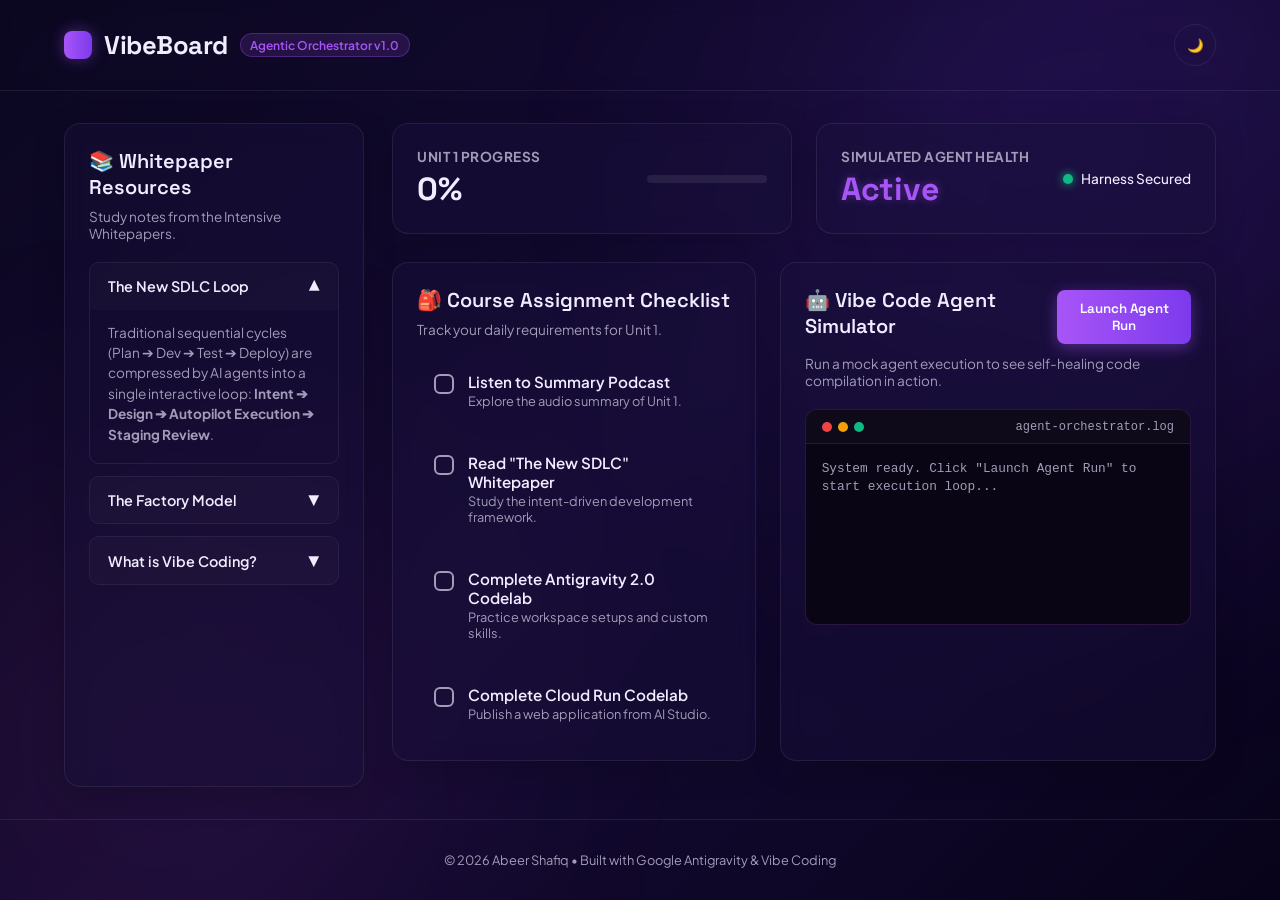
<file: index.html>
<!DOCTYPE html>
<html lang="en">
<head>
    <meta charset="UTF-8">
    <meta name="viewport" content="width=device-width, initial-scale=1.0">
    <title>VibeBoard - Agentic Task Orchestrator</title>
    <!-- Google Fonts -->
    <link rel="preconnect" href="https://fonts.googleapis.com">
    <link rel="preconnect" href="https://fonts.gstatic.com" crossorigin>
    <link href="https://fonts.googleapis.com/css2?family=Space+Grotesk:wght@400;500;600;700&family=Plus+Jakarta+Sans:wght@300;400;500;600;700&display=swap" rel="stylesheet">
    <link rel="stylesheet" href="style.css">
</head>
<body class="dark-theme">
    <div class="background-glows">
        <div class="glow glow-1"></div>
        <div class="glow glow-2"></div>
    </div>

    <header class="app-header">
        <div class="logo-area">
            <div class="logo-icon"></div>
            <h1>VibeBoard</h1>
            <span class="badge">Agentic Orchestrator v1.0</span>
        </div>
        <div class="header-actions">
            <button id="theme-toggle" class="btn-icon" aria-label="Toggle Theme">
                <span class="icon-sun">☀️</span>
                <span class="icon-moon">🌙</span>
            </button>
        </div>
    </header>

    <main class="dashboard-layout">
        <!-- Sidebar / Resource Hub -->
        <aside class="sidebar card">
            <h2>📚 Whitepaper Resources</h2>
            <p class="section-desc">Study notes from the Intensive Whitepapers.</p>
            
            <div class="accordion">
                <div class="accordion-item active">
                    <button class="accordion-header" id="acc-sdlc">
                        <span>The New SDLC Loop</span>
                        <span class="arrow">▼</span>
                    </button>
                    <div class="accordion-content">
                        <p>Traditional sequential cycles (Plan ➔ Dev ➔ Test ➔ Deploy) are compressed by AI agents into a single interactive loop: <strong>Intent ➔ Design ➔ Autopilot Execution ➔ Staging Review</strong>.</p>
                    </div>
                </div>
                
                <div class="accordion-item">
                    <button class="accordion-header" id="acc-factory">
                        <span>The Factory Model</span>
                        <span class="arrow">▼</span>
                    </button>
                    <div class="accordion-content">
                        <p>Developers act as orchestrators. They construct:
                        <ul>
                            <li><strong>Context:</strong> Files/skills given to the agent.</li>
                            <li><strong>Constraints:</strong> Permissions/rules.</li>
                            <li><strong>Evaluation:</strong> Automated tests.</li>
                        </ul>
                        </p>
                    </div>
                </div>

                <div class="accordion-item">
                    <button class="accordion-header" id="acc-vibecoding">
                        <span>What is Vibe Coding?</span>
                        <span class="arrow">▼</span>
                    </button>
                    <div class="accordion-content">
                        <p>A style of programming where the human provides high-level intent, design inspiration, and constraints, while the agent writes code, handles syntax, and resolves bugs.</p>
                    </div>
                </div>
            </div>
        </aside>

        <!-- Main Dashboard Content -->
        <section class="main-content">
            <!-- Metrics Cards -->
            <div class="metrics-grid">
                <div class="metric-card card">
                    <div class="metric-info">
                        <h3>Unit 1 Progress</h3>
                        <p class="metric-value" id="progress-text">0%</p>
                    </div>
                    <div class="progress-bar-container">
                        <div class="progress-bar" id="progress-bar" style="width: 0%;"></div>
                    </div>
                </div>
                <div class="metric-card card">
                    <div class="metric-info">
                        <h3>Simulated Agent Health</h3>
                        <p class="metric-value color-neon">Active</p>
                    </div>
                    <div class="status-indicator-container">
                        <span class="pulse-indicator"></span>
                        <span class="status-lbl">Harness Secured</span>
                    </div>
                </div>
            </div>

            <!-- Double Column: Checklist and Agent Simulator -->
            <div class="dashboard-grid">
                <!-- Checklist -->
                <div class="checklist-section card">
                    <h2>🎒 Course Assignment Checklist</h2>
                    <p class="section-desc">Track your daily requirements for Unit 1.</p>
                    <div class="checklist-items">
                        <label class="checkbox-container">
                            <input type="checkbox" id="task-1" class="task-checkbox">
                            <span class="checkmark"></span>
                            <div class="task-text">
                                <span class="task-title">Listen to Summary Podcast</span>
                                <span class="task-sub">Explore the audio summary of Unit 1.</span>
                            </div>
                        </label>
                        
                        <label class="checkbox-container">
                            <input type="checkbox" id="task-2" class="task-checkbox">
                            <span class="checkmark"></span>
                            <div class="task-text">
                                <span class="task-title">Read "The New SDLC" Whitepaper</span>
                                <span class="task-sub">Study the intent-driven development framework.</span>
                            </div>
                        </label>
                        
                        <label class="checkbox-container">
                            <input type="checkbox" id="task-3" class="task-checkbox">
                            <span class="checkmark"></span>
                            <div class="task-text">
                                <span class="task-title">Complete Antigravity 2.0 Codelab</span>
                                <span class="task-sub">Practice workspace setups and custom skills.</span>
                            </div>
                        </label>
                        
                        <label class="checkbox-container">
                            <input type="checkbox" id="task-4" class="task-checkbox">
                            <span class="checkmark"></span>
                            <div class="task-text">
                                <span class="task-title">Complete Cloud Run Codelab</span>
                                <span class="task-sub">Publish a web application from AI Studio.</span>
                            </div>
                        </label>
                    </div>
                </div>

                <!-- Agent Simulator -->
                <div class="simulator-section card">
                    <div class="card-header">
                        <h2>🤖 Vibe Code Agent Simulator</h2>
                        <button id="run-agent-btn" class="btn-primary">Launch Agent Run</button>
                    </div>
                    <p class="section-desc">Run a mock agent execution to see self-healing code compilation in action.</p>
                    
                    <div class="console-wrapper">
                        <div class="console-header">
                            <span class="console-dot dot-red"></span>
                            <span class="console-dot dot-yellow"></span>
                            <span class="console-dot dot-green"></span>
                            <span class="console-title">agent-orchestrator.log</span>
                        </div>
                        <div class="console-body" id="console-logs">
                            <div class="log-line system">System ready. Click "Launch Agent Run" to start execution loop...</div>
                        </div>
                    </div>
                </div>
            </div>
        </section>
    </main>

    <footer class="app-footer">
        <p>&copy; 2026 Abeer Shafiq &bull; Built with Google Antigravity & Vibe Coding</p>
    </footer>

    <script src="app.js"></script>
</body>
</html>
</file>
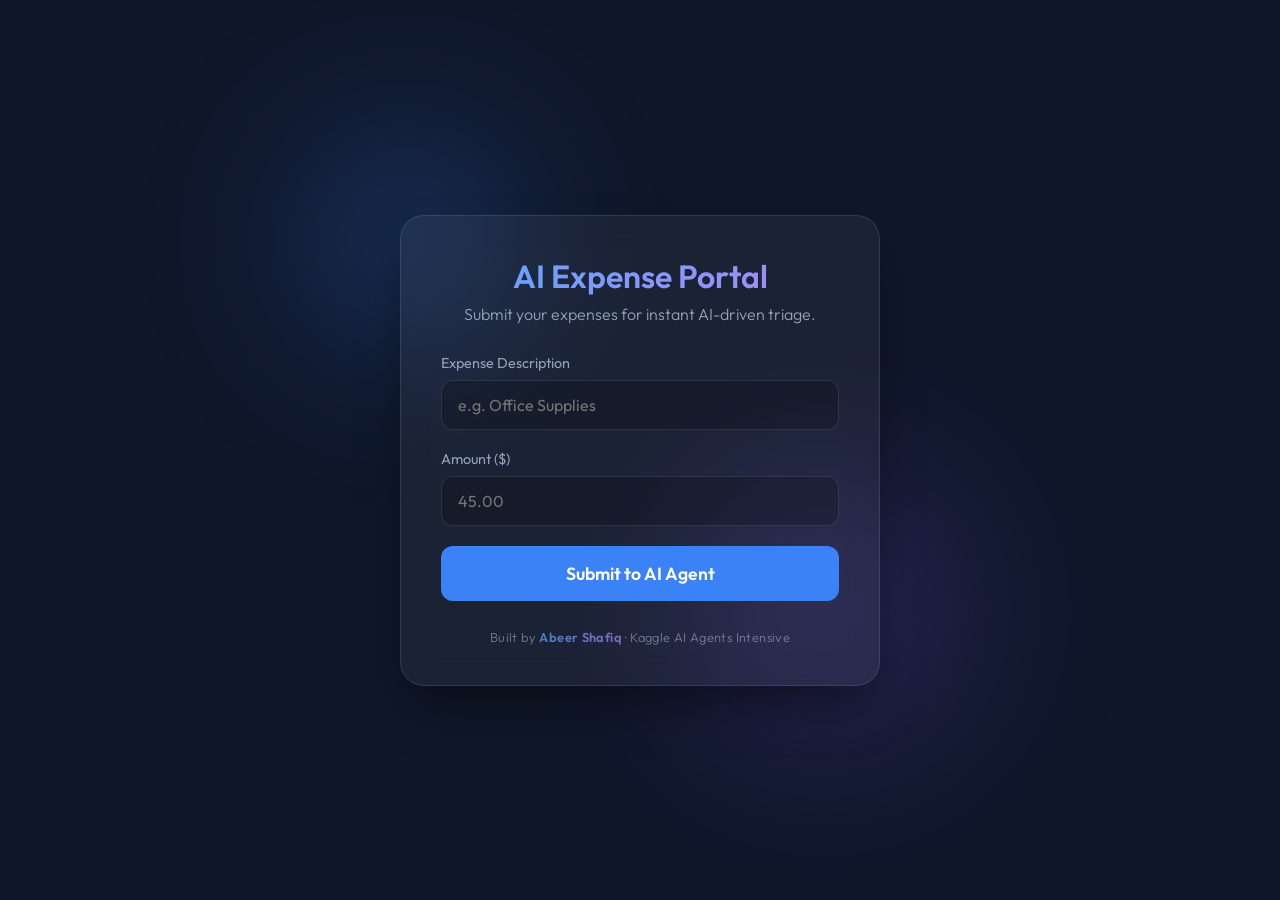
<file: unit5_frontend.html>
<!DOCTYPE html>
<html lang="en">
<head>
    <meta charset="UTF-8">
    <meta name="viewport" content="width=device-width, initial-scale=1.0">
    <title>AI Expense Portal</title>
    <link rel="stylesheet" href="unit5_frontend.css">
    <link href="https://fonts.googleapis.com/css2?family=Outfit:wght@300;400;600&display=swap" rel="stylesheet">
</head>
<body>
    <div class="background-orbs">
        <div class="orb orb-1"></div>
        <div class="orb orb-2"></div>
    </div>

    <div class="glass-container">
        <header>
            <h1>AI Expense Portal</h1>
            <p>Submit your expenses for instant AI-driven triage.</p>
        </header>

        <main>
            <form id="expense-form">
                <div class="input-group">
                    <label for="item">Expense Description</label>
                    <input type="text" id="item" placeholder="e.g. Office Supplies" required>
                </div>
                
                <div class="input-group">
                    <label for="amount">Amount ($)</label>
                    <input type="number" id="amount" placeholder="45.00" step="0.01" required>
                </div>

                <button type="submit" id="submit-btn">
                    <span>Submit to AI Agent</span>
                    <div class="loader" id="btn-loader"></div>
                </button>
            </form>

            <div id="result-box" class="hidden">
                <h3>Agent Decision</h3>
                <div class="status-badge" id="decision-status">Pending...</div>
                <p id="decision-message"></p>
            </div>
        </main>

        <footer>
            <p class="credit">Built by <span>Abeer Shafiq</span> · Kaggle AI Agents Intensive</p>
        </footer>
    </div>

    <script src="unit5_frontend.js"></script>
</body>
</html>
</file>
<file: style.css>
/* Design Tokens & Theme Variables */
:root {
    --font-header: 'Space Grotesk', sans-serif;
    --font-body: 'Plus Jakarta Sans', sans-serif;
    
    /* Dark Theme (Default) */
    --bg-gradient: linear-gradient(135deg, #0b0720 0%, #150b35 50%, #08031a 100%);
    --card-bg: rgba(25, 17, 59, 0.45);
    --card-border: rgba(255, 255, 255, 0.08);
    --text-primary: #f1ecff;
    --text-secondary: #a39bb8;
    --accent-neon: #a855f7;
    --accent-glow: rgba(168, 85, 247, 0.4);
    --neon-green: #10b981;
    --btn-primary-bg: linear-gradient(90deg, #a855f7 0%, #7c3aed 100%);
    --btn-primary-text: #ffffff;
    --console-bg: #090514;
    --console-border: rgba(168, 85, 247, 0.2);
    --glow-color-1: rgba(124, 58, 237, 0.15);
    --glow-color-2: rgba(236, 72, 153, 0.1);
}

/* Light Theme overrides */
.light-theme {
    --bg-gradient: linear-gradient(135deg, #f5f3ff 0%, #ede9fe 50%, #e0e7ff 100%);
    --card-bg: rgba(255, 255, 255, 0.7);
    --card-border: rgba(124, 58, 237, 0.15);
    --text-primary: #1e1b4b;
    --text-secondary: #5c5770;
    --accent-neon: #7c3aed;
    --accent-glow: rgba(124, 58, 237, 0.25);
    --neon-green: #059669;
    --btn-primary-bg: linear-gradient(90deg, #7c3aed 0%, #4f46e5 100%);
    --btn-primary-text: #ffffff;
    --console-bg: #ffffff;
    --console-border: rgba(124, 58, 237, 0.3);
    --glow-color-1: rgba(167, 139, 250, 0.2);
    --glow-color-2: rgba(244, 143, 177, 0.15);
}

/* Global resets & animations */
* {
    box-sizing: border-box;
    margin: 0;
    padding: 0;
    transition: background-color 0.4s ease, color 0.3s ease, border-color 0.3s ease, transform 0.2s ease, box-shadow 0.3s ease;
}

body {
    font-family: var(--font-body);
    background: var(--bg-gradient);
    color: var(--text-primary);
    min-height: 100vh;
    display: flex;
    flex-direction: column;
    overflow-x: hidden;
    position: relative;
}

/* Glow circles in the background */
.background-glows {
    position: absolute;
    width: 100%;
    height: 100%;
    top: 0;
    left: 0;
    z-index: -1;
    overflow: hidden;
    pointer-events: none;
}
.glow {
    position: absolute;
    border-radius: 50%;
    filter: blur(140px);
}
.glow-1 {
    width: 45vw;
    height: 45vw;
    top: -10vw;
    right: -10vw;
    background: var(--glow-color-1);
    animation: pulse-glow 8s infinite alternate;
}
.glow-2 {
    width: 35vw;
    height: 35vw;
    bottom: -5vw;
    left: -5vw;
    background: var(--glow-color-2);
    animation: pulse-glow 12s infinite alternate-reverse;
}

@keyframes pulse-glow {
    0% { transform: scale(1) translate(0, 0); opacity: 0.7; }
    100% { transform: scale(1.15) translate(2vw, 2vw); opacity: 0.95; }
}

/* Header styling */
.app-header {
    display: flex;
    justify-content: space-between;
    align-items: center;
    padding: 1.5rem 5%;
    backdrop-filter: blur(8px);
    border-bottom: 1px solid var(--card-border);
}

.logo-area {
    display: flex;
    align-items: center;
    gap: 0.75rem;
}
.logo-icon {
    width: 28px;
    height: 28px;
    background: var(--btn-primary-bg);
    border-radius: 8px;
    box-shadow: 0 0 15px var(--accent-glow);
}
.logo-area h1 {
    font-family: var(--font-header);
    font-size: 1.6rem;
    font-weight: 700;
    letter-spacing: -0.5px;
}
.badge {
    font-size: 0.75rem;
    padding: 0.2rem 0.6rem;
    border-radius: 20px;
    background: rgba(168, 85, 247, 0.15);
    color: var(--accent-neon);
    border: 1px solid rgba(168, 85, 247, 0.3);
    font-weight: 600;
}

/* Interactive theme toggler */
.btn-icon {
    background: transparent;
    border: 1px solid var(--card-border);
    border-radius: 50%;
    width: 42px;
    height: 42px;
    display: grid;
    place-items: center;
    cursor: pointer;
}
.btn-icon:hover {
    transform: scale(1.1);
    background: rgba(255, 255, 255, 0.05);
}
.light-theme .icon-sun, .dark-theme .icon-moon { display: block; }
.light-theme .icon-moon, .dark-theme .icon-sun { display: none; }

/* Dashboard containers */
.dashboard-layout {
    display: grid;
    grid-template-columns: 300px 1fr;
    gap: 1.75rem;
    padding: 2rem 5%;
    flex: 1;
}

@media(max-width: 1024px) {
    .dashboard-layout {
        grid-template-columns: 1fr;
    }
}

.card {
    background: var(--card-bg);
    border: 1px solid var(--card-border);
    backdrop-filter: blur(12px);
    -webkit-backdrop-filter: blur(12px);
    border-radius: 16px;
    padding: 1.5rem;
    box-shadow: 0 8px 32px rgba(0, 0, 0, 0.2);
}

.card h2 {
    font-family: var(--font-header);
    font-size: 1.25rem;
    font-weight: 600;
    margin-bottom: 0.5rem;
}
.section-desc {
    font-size: 0.85rem;
    color: var(--text-secondary);
    margin-bottom: 1.25rem;
}

/* Sidebar / accordion details */
.accordion {
    display: flex;
    flex-direction: column;
    gap: 0.75rem;
}
.accordion-item {
    border: 1px solid var(--card-border);
    border-radius: 10px;
    overflow: hidden;
}
.accordion-header {
    width: 100%;
    padding: 0.9rem 1.1rem;
    background: rgba(255, 255, 255, 0.02);
    border: none;
    color: var(--text-primary);
    font-weight: 600;
    font-family: var(--font-body);
    font-size: 0.9rem;
    display: flex;
    justify-content: space-between;
    align-items: center;
    cursor: pointer;
}
.accordion-header:hover {
    background: rgba(255, 255, 255, 0.05);
}
.accordion-content {
    max-height: 0;
    overflow: hidden;
    padding: 0 1.1rem;
    font-size: 0.85rem;
    color: var(--text-secondary);
    line-height: 1.5;
    transition: max-height 0.3s cubic-bezier(0.4, 0, 0.2, 1), padding 0.3s ease;
}
.accordion-item.active .accordion-content {
    max-height: 200px;
    padding: 0.8rem 1.1rem 1.1rem;
}
.accordion-item.active .arrow {
    transform: rotate(180deg);
}
.accordion-content ul {
    margin-top: 0.5rem;
    padding-left: 1.25rem;
}

/* Main content & grids */
.main-content {
    display: flex;
    flex-direction: column;
    gap: 1.75rem;
}

.metrics-grid {
    display: grid;
    grid-template-columns: 1fr 1fr;
    gap: 1.5rem;
}

.metric-card {
    display: flex;
    align-items: center;
    justify-content: space-between;
    gap: 1rem;
}
.metric-info h3 {
    font-size: 0.85rem;
    text-transform: uppercase;
    letter-spacing: 0.5px;
    color: var(--text-secondary);
    margin-bottom: 0.25rem;
}
.metric-value {
    font-family: var(--font-header);
    font-size: 2rem;
    font-weight: 700;
}
.color-neon {
    color: var(--accent-neon);
    text-shadow: 0 0 10px var(--accent-glow);
}

.progress-bar-container {
    width: 120px;
    height: 8px;
    background: rgba(255, 255, 255, 0.08);
    border-radius: 4px;
    overflow: hidden;
}
.progress-bar {
    height: 100%;
    background: var(--btn-primary-bg);
    border-radius: 4px;
    width: 0;
}

.status-indicator-container {
    display: flex;
    align-items: center;
    gap: 0.5rem;
}
.pulse-indicator {
    width: 10px;
    height: 10px;
    border-radius: 50%;
    background: var(--neon-green);
    box-shadow: 0 0 10px var(--neon-green);
    animation: heartbeat 2s infinite alternate;
}
@keyframes heartbeat {
    0% { transform: scale(1); opacity: 0.6; }
    100% { transform: scale(1.3); opacity: 1; }
}
.status-lbl {
    font-size: 0.85rem;
    font-weight: 500;
}

/* Layout: Checklist & Simulator */
.dashboard-grid {
    display: grid;
    grid-template-columns: 1fr 1.2fr;
    gap: 1.5rem;
}
@media(max-width: 768px) {
    .dashboard-grid {
        grid-template-columns: 1fr;
    }
}

/* Checklist customization */
.checklist-items {
    display: flex;
    flex-direction: column;
    gap: 1rem;
}
.checkbox-container {
    display: flex;
    align-items: flex-start;
    gap: 0.9rem;
    padding: 0.8rem 1rem;
    border: 1px solid transparent;
    border-radius: 10px;
    cursor: pointer;
}
.checkbox-container:hover {
    background: rgba(255, 255, 255, 0.02);
    border-color: var(--card-border);
}
.checkbox-container input {
    position: absolute;
    opacity: 0;
    cursor: pointer;
    height: 0;
    width: 0;
}
.checkmark {
    position: relative;
    width: 20px;
    height: 20px;
    border: 2px solid var(--text-secondary);
    border-radius: 6px;
    flex-shrink: 0;
    margin-top: 2px;
}
.checkbox-container input:checked ~ .checkmark {
    background: var(--btn-primary-bg);
    border-color: var(--accent-neon);
    box-shadow: 0 0 10px var(--accent-glow);
}
.checkmark:after {
    content: "";
    position: absolute;
    display: none;
    left: 6px;
    top: 2px;
    width: 4px;
    height: 8px;
    border: solid white;
    border-width: 0 2px 2px 0;
    transform: rotate(45deg);
}
.checkbox-container input:checked ~ .checkmark:after {
    display: block;
}
.task-text {
    display: flex;
    flex-direction: column;
    gap: 0.15rem;
}
.task-title {
    font-weight: 600;
    font-size: 0.95rem;
}
.task-sub {
    font-size: 0.8rem;
    color: var(--text-secondary);
}

/* Simulator styling */
.card-header {
    display: flex;
    justify-content: space-between;
    align-items: center;
    gap: 1rem;
    margin-bottom: 0.5rem;
}
.btn-primary {
    background: var(--btn-primary-bg);
    color: var(--btn-primary-text);
    border: none;
    border-radius: 8px;
    padding: 0.6rem 1.2rem;
    font-family: var(--font-header);
    font-weight: 600;
    cursor: pointer;
    box-shadow: 0 4px 15px var(--accent-glow);
}
.btn-primary:hover {
    transform: translateY(-2px);
    box-shadow: 0 6px 20px var(--accent-glow);
}
.btn-primary:active {
    transform: translateY(0);
}
.btn-primary:disabled {
    background: #4b4b5e;
    color: #a3a3b8;
    box-shadow: none;
    cursor: not-allowed;
    transform: none;
}

.console-wrapper {
    background: var(--console-bg);
    border: 1px solid var(--console-border);
    border-radius: 12px;
    overflow: hidden;
    font-family: 'Courier New', Courier, monospace;
}
.console-header {
    background: rgba(255, 255, 255, 0.02);
    padding: 0.6rem 1rem;
    display: flex;
    align-items: center;
    gap: 0.4rem;
    border-bottom: 1px solid var(--card-border);
}
.console-dot {
    width: 10px;
    height: 10px;
    border-radius: 50%;
}
.dot-red { background: #ef4444; }
.dot-yellow { background: #f59e0b; }
.dot-green { background: #10b981; }
.console-title {
    font-size: 0.75rem;
    color: var(--text-secondary);
    margin-left: auto;
}
.console-body {
    padding: 1rem;
    height: 180px;
    overflow-y: auto;
    font-size: 0.8rem;
    display: flex;
    flex-direction: column;
    gap: 0.5rem;
    scrollbar-width: thin;
}
.log-line {
    line-height: 1.4;
    animation: fade-in 0.3s ease forwards;
}
@keyframes fade-in {
    from { opacity: 0; transform: translateY(4px); }
    to { opacity: 1; transform: translateY(0); }
}
.log-line.system { color: var(--text-secondary); }
.log-line.agent { color: var(--accent-neon); }
.log-line.success { color: var(--neon-green); font-weight: bold; }
.log-line.error { color: #ef4444; }

/* Footer styling */
.app-footer {
    text-align: center;
    padding: 2rem;
    border-top: 1px solid var(--card-border);
    font-size: 0.8rem;
    color: var(--text-secondary);
    margin-top: auto;
}
</file>
<file: unit5_frontend.css>
:root {
    --bg-color: #0f172a;
    --glass-bg: rgba(255, 255, 255, 0.05);
    --glass-border: rgba(255, 255, 255, 0.1);
    --text-primary: #f8fafc;
    --text-secondary: #94a3b8;
    --accent-color: #3b82f6;
    --accent-hover: #2563eb;
    --success-color: #10b981;
    --danger-color: #ef4444;
}

* {
    box-sizing: border-box;
    margin: 0;
    padding: 0;
    font-family: 'Outfit', sans-serif;
}

body {
    background-color: var(--bg-color);
    color: var(--text-primary);
    min-height: 100vh;
    display: flex;
    justify-content: center;
    align-items: center;
    overflow: hidden;
    position: relative;
}

.background-orbs {
    position: absolute;
    width: 100%;
    height: 100%;
    z-index: -1;
    overflow: hidden;
}

.orb {
    position: absolute;
    border-radius: 50%;
    filter: blur(80px);
    opacity: 0.5;
    animation: float 10s infinite alternate ease-in-out;
}

.orb-1 {
    top: 10%;
    left: 20%;
    width: 300px;
    height: 300px;
    background: radial-gradient(circle, rgba(59,130,246,0.8) 0%, rgba(15,23,42,0) 70%);
}

.orb-2 {
    bottom: 10%;
    right: 20%;
    width: 400px;
    height: 400px;
    background: radial-gradient(circle, rgba(139,92,246,0.6) 0%, rgba(15,23,42,0) 70%);
    animation-delay: -5s;
}

@keyframes float {
    0% { transform: translate(0, 0) scale(1); }
    100% { transform: translate(30px, -50px) scale(1.1); }
}

.glass-container {
    background: var(--glass-bg);
    backdrop-filter: blur(16px);
    -webkit-backdrop-filter: blur(16px);
    border: 1px solid var(--glass-border);
    border-radius: 24px;
    padding: 40px;
    width: 100%;
    max-width: 480px;
    box-shadow: 0 25px 50px -12px rgba(0, 0, 0, 0.5);
    z-index: 1;
}

header {
    text-align: center;
    margin-bottom: 30px;
}

h1 {
    font-weight: 600;
    font-size: 2rem;
    margin-bottom: 8px;
    background: linear-gradient(to right, #60a5fa, #a78bfa);
    -webkit-background-clip: text;
    -webkit-text-fill-color: transparent;
}

p {
    color: var(--text-secondary);
    font-weight: 300;
}

.input-group {
    margin-bottom: 20px;
}

label {
    display: block;
    margin-bottom: 8px;
    font-size: 0.9rem;
    color: var(--text-secondary);
}

input {
    width: 100%;
    padding: 14px 16px;
    background: rgba(0, 0, 0, 0.2);
    border: 1px solid var(--glass-border);
    border-radius: 12px;
    color: var(--text-primary);
    font-size: 1rem;
    outline: none;
    transition: all 0.3s ease;
}

input:focus {
    border-color: var(--accent-color);
    box-shadow: 0 0 0 3px rgba(59, 130, 246, 0.2);
}

button {
    width: 100%;
    padding: 16px;
    background: var(--accent-color);
    color: white;
    border: none;
    border-radius: 12px;
    font-size: 1.1rem;
    font-weight: 600;
    cursor: pointer;
    transition: all 0.3s ease;
    display: flex;
    justify-content: center;
    align-items: center;
    gap: 10px;
}

button:hover {
    background: var(--accent-hover);
    transform: translateY(-2px);
    box-shadow: 0 10px 20px -10px rgba(59, 130, 246, 0.5);
}

button:disabled {
    opacity: 0.7;
    cursor: not-allowed;
    transform: none;
}

.loader {
    display: none;
    width: 20px;
    height: 20px;
    border: 3px solid rgba(255,255,255,0.3);
    border-radius: 50%;
    border-top-color: white;
    animation: spin 1s ease-in-out infinite;
}

@keyframes spin {
    to { transform: rotate(360deg); }
}

#result-box {
    margin-top: 30px;
    padding: 20px;
    background: rgba(0, 0, 0, 0.3);
    border-radius: 12px;
    border: 1px solid var(--glass-border);
    text-align: center;
    animation: slideUp 0.4s cubic-bezier(0.16, 1, 0.3, 1);
}

@keyframes slideUp {
    from { opacity: 0; transform: translateY(20px); }
    to { opacity: 1; transform: translateY(0); }
}

.hidden {
    display: none !important;
}

#result-box h3 {
    margin-bottom: 12px;
    font-size: 1.1rem;
    color: var(--text-secondary);
}

.status-badge {
    display: inline-block;
    padding: 6px 16px;
    border-radius: 20px;
    font-weight: 600;
    font-size: 0.9rem;
    margin-bottom: 12px;
}

.status-approved {
    background: rgba(16, 185, 129, 0.2);
    color: var(--success-color);
    border: 1px solid rgba(16, 185, 129, 0.3);
}

.status-rejected {
    background: rgba(239, 68, 68, 0.2);
    color: var(--danger-color);
    border: 1px solid rgba(239, 68, 68, 0.3);
}

footer {
    margin-top: 28px;
    text-align: center;
}

.credit {
    font-size: 0.8rem;
    color: var(--text-secondary);
    opacity: 0.7;
    letter-spacing: 0.03em;
}

.credit span {
    font-weight: 600;
    background: linear-gradient(to right, #60a5fa, #a78bfa);
    -webkit-background-clip: text;
    -webkit-text-fill-color: transparent;
}
</file>
